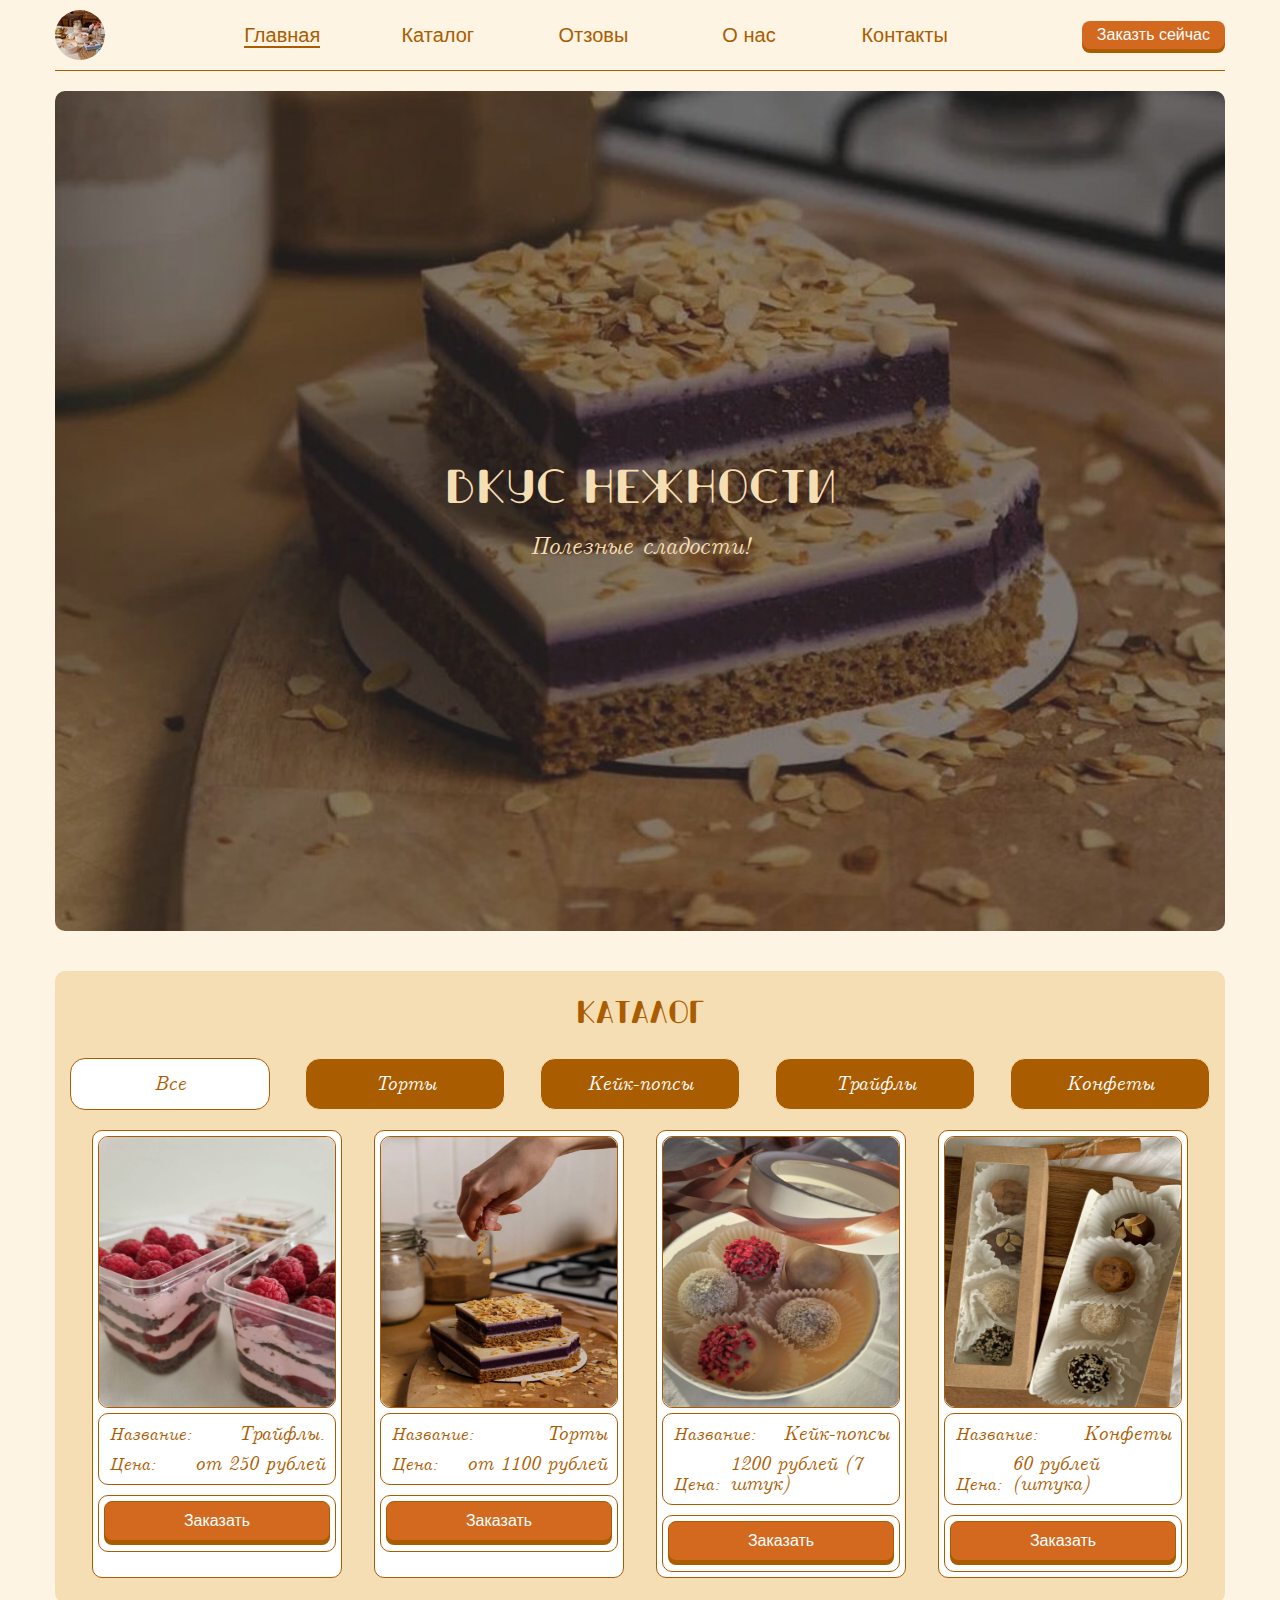
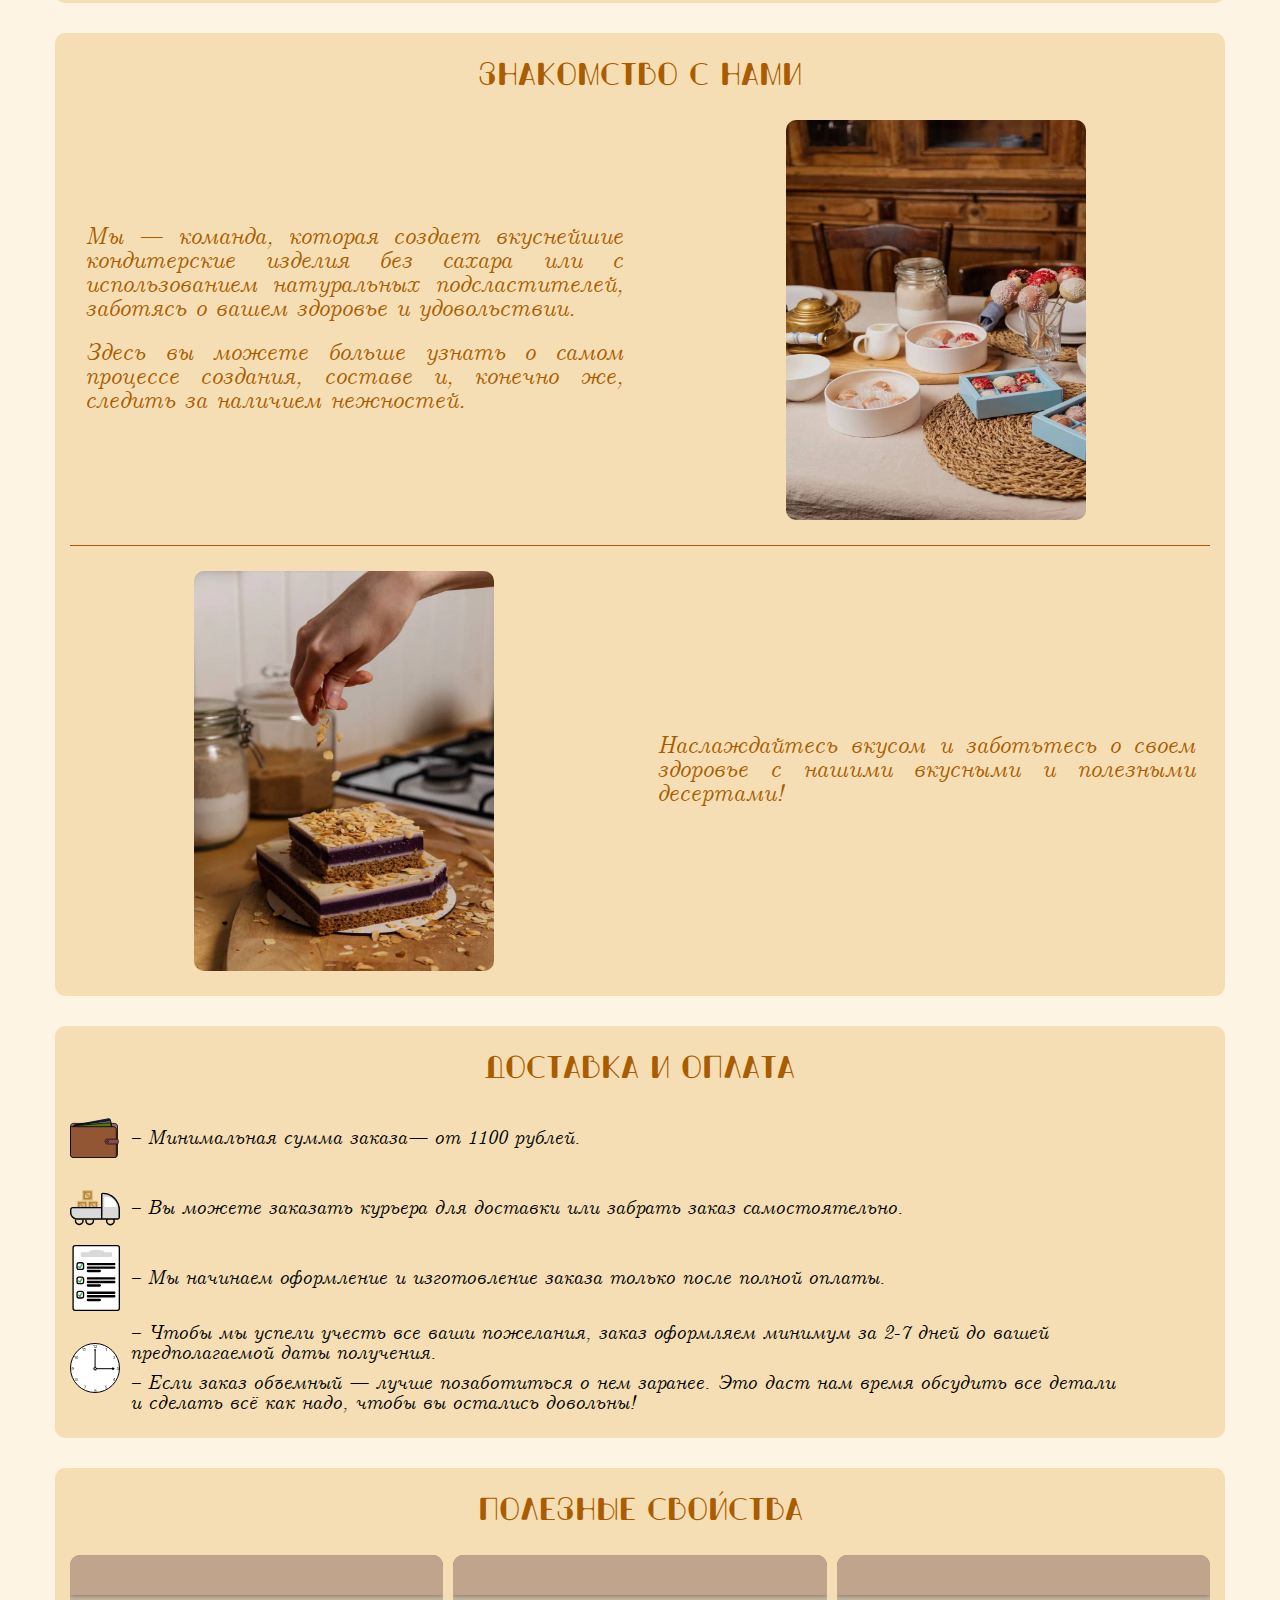
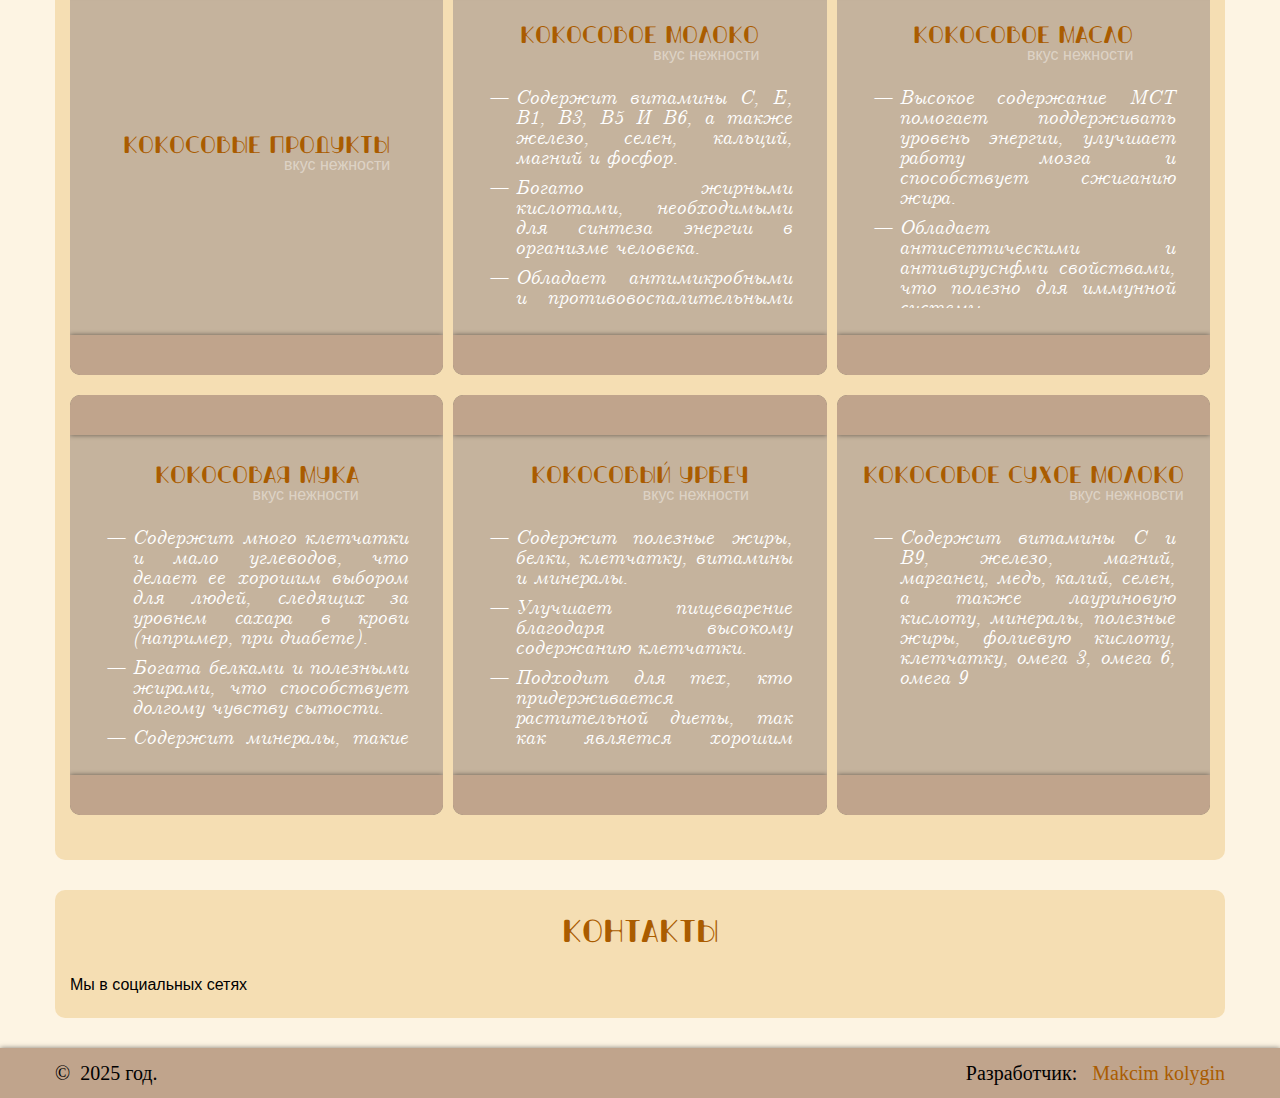
<file: index.html>
<!DOCTYPE html>
<html lang="ru">
<head>
    <meta charset="UTF-8">
    <meta name="viewport" content="width=device-width, initial-scale=1.0">
    <link rel="icon" href="img/icon/favicon.ico">
    <link rel="stylesheet" href="css/reset.css">
    <link rel="stylesheet" href="css/style.css">
    <title>Вкус нежности</title>
</head>
<body>
    <header class="header">
        <div class="container">
            <div class="header_wrapper">
                <a class="header_logo" href="index.html" >
                    <img class="header_logo-img" src="img/logo.jpg" alt="logo" >
                </a>

                <div class="header_menu-burger">
                    <span></span>
                </div>

                <nav class="header_menu menu">
                    <ul class="menu_list">
                        <li class="menu_item"><a class="header_menu-link is-current" href="index.html" >Главная</a></li>
                        <li class="menu_item"><a class="header_menu-link" href="catalog.html" >Каталог</a></li>
                        <li class="menu_item"><a class="header_menu-link" href="reviews.html" >Отзовы</a></li>
                        <li class="menu_item"><a class="header_menu-link" href="about.html" >О нас</a></li>
                        <li class="menu_item"><a class="header_menu-link" href="contact.html" >Контакты</a></li>
                    </ul>
                </nav>

                <button class="header_button button" type="button">Заказть сейчас</button>
            </div>
        </div>
    </header>
    <main class="main">
        <div class="container">
            <section class="hero">
                <div class="hero_inner">
                    <h1 class="hero_title">Вкус нежности</h1>
                    <p class="hero_text">Полезные сладости!</p>
                </div>

            </section>
            <section class="catalog margin-bottom">
                <div class="catalog_header section-header">
                    <h2 class="catalog_header-title section-header-title">Каталог</h2>
                </div>
                <div class="catalog_wrapper">

                    <div class="catalog_filter">
                        <div class="catalog_filter-items">
                            <div class="catalog_filter-item active" data-filter="all">Все</div>
                            <div class="catalog_filter-item" data-filter="cakes">Торты</div>
                            <div class="catalog_filter-item" data-filter="сake-pops">Кейк-попсы</div>
                            <div class="catalog_filter-item" data-filter="trifles">Трайфлы</div>
                            <div class="catalog_filter-item" data-filter="candys">Конфеты</div>
                        </div>
                    </div>

                    <div class="catalog_cards">
                        <div class="catalog_card" data-cardId="trifles">
                            <div class="catalog_card-img">
                                <img src="img/trifles.jpg" alt="img Trifles">
                            </div>
                            <div class="catalog_card-info">
                                <div class="catalog_card-name">
                                    <span class="catalog_card-subtitle">Название:</span>
                                    <span class="catalog_card-title">Трайфлы.</ы>
                                </div>
                                <div class="catalog_card-prices">
                                    <span class="catalog_card-subtitle">Цена:</span>
                                    <span class="catalog_card-price"> от 250 pублей</span>
                                </div>
                            </div>
                            <div class="catalog_card-buttons">
                                <button class="catalog_card-button button">Заказать</button>
                            </div>
                        </div>
    
                        <div class="catalog_card" data-cardId="cakes">
                            <div class="catalog_card-img">
                                <img src="img/bg-3.jpg" alt="img Cakes">
                            </div>
                            <div class="catalog_card-info">
                                <div class="catalog_card-name">
                                    <span class="catalog_card-subtitle">Название:</span>
                                    <span class="catalog_card-title">Торты</span>
                                </div>
                                <div class="catalog_card-prices">
                                    <span class="catalog_card-subtitle">Цена:</span>
                                    <span class="catalog_card-price">от 1100 рублей</span>
                                </div>
                            </div>
                            <div class="catalog_card-buttons">
                                <button class="catalog_card-button button">Заказать</button>
                            </div>
                        </div>

                        <div class="catalog_card" data-cardId="сake-pops">
                            <div class="catalog_card-img">
                                <img src="img/сake-pops.jpg" alt="img Сake-pops">
                            </div>
                            <div class="catalog_card-info">
                                <div class="catalog_card-name">
                                    <span class="catalog_card-subtitle">Название:</span>
                                    <span class="catalog_card-title">Кейк-попсы</span>
                                </div>
                                <div class="catalog_card-prices">
                                    <span class="catalog_card-subtitle">Цена:</span>
                                    <span class="catalog_card-price">1200 рублей (7 штук)</span>
                                </div>
                            </div>
                            <div class="catalog_card-buttons">
                                <button class="catalog_card-button button">Заказать</button>
                            </div>
                        </div>

                        <div class="catalog_card" data-cardId="candys">
                            <div class="catalog_card-img">
                                <img src="img/candys.jpg" alt="img Candys">
                            </div>
                            <div class="catalog_card-info">
                                <div class="catalog_card-name">
                                    <span class="catalog_card-subtitle">Название:</span>
                                    <span class="catalog_card-title">Конфеты</span>
                                </div>
                                <div class="catalog_card-prices">
                                    <span class="catalog_card-subtitle">Цена:</span>
                                    <span class="catalog_card-price">60 рублей (штука)</span>
                                </div>
                            </div>
                            <div class="catalog_card-buttons">
                                <button class="catalog_card-button button">Заказать</button>
                            </div>
                        </div>
                    </div>
                </div>
            </section>

            <section class="about margin-bottom bg">
                <div class="about_header section-header">
                    <h2 class="about_header-title section-header-title">Знакомство с нами</h2>
                </div>
                <div class="about_wrapper">
                    <div class="about_content">
                        <div class="about_items">
                            <div class="about_item">
                                <div class="about_info">
                                    <p class="about_text">
                                        Мы — команда, которая создает вкуснейшие кондитерские изделия без сахара или с использованием натуральных подсластителей, заботясь о вашем здоровье и удовольствии.
                                    </p>
                                    <p class="about_text">
                                        Здесь вы можете больше узнать о самом процессе создания, составе и, конечно же, следить за наличием нежностей. 
                                    </p>
                                </div>
                                <div class="about_img">
                                    <img src="img/bg.jpg" alt="bg">
                                </div>
                            </div>

                            <div class="about_item">
                                <div class="about_info">
                                    <p class="about_text">
                                        Наслаждайтесь вкусом и заботьтесь о своем здоровье с нашими вкусными и полезными десертами!
                                    </p>
                                </div>
                                <div class="about_img">
                                    <img src="img/bg-2.jpg" alt="bg">
                                </div>
                            </div>
                        </div>
                    </div>
                </div>
            </section>

            <section class="delivery-and-payment margin-bottom">
                <div class="delivery-and-payment_header section-header">
                    <h2 class="delivery-and-payment_header-title section-header-title">Доставка и оплата</h2>
                </div>
                <ul class="delivery-and-payment_info">
                    <li class="delivery-and-payment_item">
                        <div class="delivery-and-payment_item-img">
                            <img src="img/icon/icon-payment.svg" alt="icon payment" class="delivery-and-payment_icon">
                        </div>
                        <div class="delivery-and-payment_item-text">
                            <p class="delivery-and-payment_text"> – Минимальная сумма заказа— от 1100 рублей.</p>
                        </div>
                    </li>
                    <li class="delivery-and-payment_item">
                        <div class="delivery-and-payment_item-img">
                            <img src="img/icon/icon-delivery.svg" alt="icon delivery" class="delivery-and-payment_icon">
                        </div>
                        <div class="delivery-and-payment_item-text">
                            <p class="delivery-and-payment_text"> – Вы можете заказать курьера для доставки или забрать заказ самостоятельно.</p>
                        </div>
                    </li>
                    <li class="delivery-and-payment_item">
                        <div class="delivery-and-payment_item-img">
                            <img src="img/icon/icon-making-an-order.svg" alt="icon making an order" class="delivery-and-payment_icon">
                        </div>
                        <div class="delivery-and-payment_item-text">
                            <p class="delivery-and-payment_text"> – Мы начинаем оформление и изготовление заказа только после полной оплаты.</p>
                        </div>
                    </li>
                    <li class="delivery-and-payment_item">
                        <div class="delivery-and-payment_item-img">
                            <img src="img/icon/icon-times.svg" alt="icon times" class="delivery-and-payment_icon">
                        </div>
                        <div class="delivery-and-payment_item-text">
                            <p class="delivery-and-payment_text"> – Чтобы мы успели учесть все ваши пожелания, заказ оформляем минимум за 2-7 дней до вашей предполагаемой даты получения. </p>
                            <p class="delivery-and-payment_text"> – Если заказ объемный — лучше позаботиться о нем заранее. Это даст нам время обсудить все детали и сделать всё как надо, чтобы вы остались довольны!</p>
                        </div>
                    </li>
                </ul>
            </section>

            <section class="useful-properties margin-bottom">
                <div class="useful-properties_header section-header">
                    <h2 class="useful-properties_header-title section-header-title">Полезные свойства</h2>
                </div>
                <div class="useful-properties_content">
                    <div class="useful-properties_items">
                        <div class="useful-properties_item">
                            <div class="useful-properties_item-header">
                                <h3 class="useful-properties_item-title">Кокосовые продукты</h3>
                                <h4 class="useful-properties_item-subtitle">вкус нежности</h4>
                            </div>
                        </div>
                        <div class="useful-properties_item">
                            <div class="useful-properties_item-header">
                                <h3 class="useful-properties_item-title">Кокосовое молоко</h3>
                                <h4 class="useful-properties_item-subtitle">вкус нежности</h4>
                            </div>
                            <div class="useful-properties_info">
                                <p class="useful-properties_text"><span>&mdash;</span>Содержит витамины С, Е, В1, В3, В5 И В6, а также железо, селен, кальций, магний и фосфор.</p>
                                <p class="useful-properties_text"><span>&mdash;</span>Богато жирными кислотами, необходимыми для синтеза энергии в организме человека.</p>
                                <p class="useful-properties_text"><span>&mdash;</span>Обладает антимикробными и противовоспалительными свойствами.</p>
                            </div>
                        </div>

                        <div class="useful-properties_item">
                            <div class="useful-properties_item-header">
                                <h3 class="useful-properties_item-title">Кокосовое масло</h3>
                                <h4 class="useful-properties_item-subtitle">вкус нежности</h4>
                            </div>
                            <div class="useful-properties_info">
                                <p class="useful-properties_text"><span>&mdash;</span>Высокое содержание МСТ помогает поддерживать уровень энергии, улучшает работу мозга и способствует сжиганию жира.</p>
                                <p class="useful-properties_text"><span>&mdash;</span>Обладает антисептическими и антивируснфми свойствами, что полезно для иммунной системы.</p>
                                <p class="useful-properties_text"><span>&mdash;</span>Содержит лауриновую кислоту, которая поддерживает здоровье кожи и способствует борьбе с инфекциями.</p>
                            </div>
                        </div>

                        <div class="useful-properties_item">
                            <div class="useful-properties_item-header">
                                <h3 class="useful-properties_item-title">Кокосовая мука</h3>
                                <h4 class="useful-properties_item-subtitle">вкус нежности</h4>
                            </div>
                            <div class="useful-properties_info">
                                <p class="useful-properties_text"><span>&mdash;</span>Содержит много клетчатки и мало углеводов, что делает ее хорошим выбором для людей, следящих за уровнем сахара в крови (например, при диабете).</p>
                                <p class="useful-properties_text"><span>&mdash;</span>Богата белками и полезными жирами, что способствует долгому чувству сытости.</p>
                                <p class="useful-properties_text"><span>&mdash;</span>Содержит минералы, такие как магний и железо, а также антиоксиданты.</p>
                            </div>
                        </div>

                        <div class="useful-properties_item">
                            <div class="useful-properties_item-header">
                                <h3 class="useful-properties_item-title">Кокосовый урбеч</h3>
                                <h4 class="useful-properties_item-subtitle">вкус нежности</h4>
                            </div>
                            <div class="useful-properties_info">
                                <p class="useful-properties_text"><span>&mdash;</span>Содержит полезные жиры, белки, клетчатку, витамины и минералы.</p>
                                <p class="useful-properties_text"><span>&mdash;</span>Улучшает пищеварение благодаря высокому содержанию клетчатки.</p>
                                <p class="useful-properties_text"><span>&mdash;</span>Подходит для тех, кто придерживается растительной диеты, так как является хорошим источником растительного белка и жиров.</p>
                            </div>
                        </div>

                        <div class="useful-properties_item">
                            <div class="useful-properties_item-header">
                                <h3 class="useful-properties_item-title">Кокосовое сухое молоко</h3>
                                <h4 class="useful-properties_item-subtitle">вкус нежновсти</h4>
                            </div>
                            <div class="useful-properties_info">
                                <p class="useful-properties_text"><span>&mdash;</span>Содержит витамины С и В9, железо, магний, марганец, медь, калий, селен, а также лауриновую кислоту, минералы, полезные жиры, фолиевую кислоту, клетчатку, омега 3, омега 6, омега 9</p>
                            </div>
                        </div>
                    </div>
                </div>
            </section>
            <section class="contact margin-bottom bg">
                <div class="contact_header section-header">
                    <h2 class="contact_header-title section-header-title">Контакты</h2>
                </div>
                <div class="contact_info">
                    <div class="contact_items">
                        <div class="contact_item">
                            <h3 class="contact_item-title"></h3>
                        </div>
                        <div class="contact_item">
                            <h3 class="contact_item-title">Мы в социальных сетях</h3>
                            <div class="contact_social">
                                <a class="contact_social-telegram" href="https://t.me/thetasteoftenderness"></a>
                            </div>
                        </div>
                    </div>
                </div>
            </section>
        </div>
    </main>
    <footer class="footer">
        <div class="container">
            <div class="footer_wrapper">
                <div class="footer_content">
                    
                </div>
                <div class="footer_copiright">
                    <div class="footer_copiright-year">
                        <span>&copy;</span>
                        <h6 class="footer_copiright-year__title">2025 год.</h6>
                    </div>
                    <div class="footer_copiright-developer">
                        <span class="footer_copiright-developer__subtitle">Разработчик:</span>
                        <a class="footer_copiright-developer__link" href="https://github.com/Greiika" target="_blank" >Makcim kolygin</a>
                    </div>
                </div>
            </div>
        </div>
    </footer>
    <script src="js/script.js"></script>
</body>
</html>
</file>
<file: css/style.css>
@font-face {
  font-family: "bondi";
  src: url("/fonts/Bondi/bondi.otf");
  font-weight: 400;
}
@font-face {
  font-family: "cmunci";
  src: url("/fonts/CMU Serif/cmunci.ttf");
  font-weight: 500;
}
* {
  margin: 0;
  padding: 0;
  box-sizing: border-box;
  border: none;
  font-family: "Roboto", sans-serif;
}

:root {
  --bg-color-cream: #fdf4e3;
  --color-primary: #aa5c00;
  --color-subprimary: chocolate;
  --color-secondary: wheat;
  --font-bont: "bondi", sans-serif;
  --font-cmunci: "cmunci", sans-serif;
  --color-black: black;
  --color-coffe:#c0a48c;
}

body {
  display: flex;
  min-height: 100vh;
  flex-direction: column;
  background-color: var(--bg-color-cream);
}

.container {
  max-width: 1200px;
  width: 100%;
  margin: 0 auto;
  padding: 0 15px;
}

header {
  flex-shrink: 0;
}

main {
  flex-grow: 1;
}

footer {
  flex-shrink: 0;
}

.bg {
  background-color: var(--color-secondary);
  padding: 25px 15px;
  border-radius: 10px;
}

.header {
  background-color: var(--bg-color-cream);
}
.header_wrapper {
  max-width: 100%;
  width: 100%;
  transition: all 1s ease;
  display: flex;
  justify-content: space-between;
  align-items: center;
  padding: 10px 0px;
  box-shadow: 0 1px 10 rgba(90, 89, 89, 0.301);
  margin-bottom: 20px;
  border-bottom: 1px solid var(--color-primary);
}
@media (max-width: 768px) {
  .header_wrapper {
    justify-content: space-between;
  }
}
.header_logo {
  width: 50px;
  height: 50px;
}
.header_logo-img {
  border-radius: 50px;
}
.header_menu-burger {
  display: none;
  position: absolute;
  width: 50px;
  height: 50px;
  z-index: 1;
  text-align: center;
  border-radius: 50px;
  cursor: pointer;
  right: 15px;
}
.header_menu-burger span {
  position: absolute;
  display: block;
  width: 30px;
  height: 4px;
  top: calc(50% - 2px);
  left: calc(50% - 15px);
  background-color: var(--color-primary);
  border-radius: 2px;
  transition: all 0.5s ease;
}
.header_menu-burger::after, .header_menu-burger::before {
  content: "";
  position: absolute;
  width: 15px;
  height: 4px;
  background-color: var(--color-primary);
  transition: all 0.5s ease;
  border-radius: 2px;
}
.header_menu-burger::before {
  top: calc(30% - 2px);
  transform: rotate(0deg);
  left: calc(50% - 15px);
}
.header_menu-burger::after {
  bottom: calc(30% - 2px);
  transform: rotate(0deg);
  right: calc(50% - 15px);
}
.header_menu-burger.active span {
  transform: rotate(135deg);
  z-index: 1;
  left: calc(50% - 16px);
}
.header_menu-burger.active::before {
  top: 17px;
  transform: rotate(225deg);
  border-radius: 0 2px 2px 0;
  z-index: 1;
  left: calc(50% - 14px);
}
.header_menu-burger.active::after {
  bottom: 17px;
  transform: rotate(225deg);
  border-radius: 2px 0px 0px 2px;
  z-index: 1;
  right: calc(50% - 13px);
}
@media (max-width: 768px) {
  .header_menu-burger {
    display: block;
  }
}
.header_menu {
  font-size: 20px;
  margin: 0 10px;
  max-width: 768px;
  width: 100%;
  display: flex;
  justify-content: space-evenly;
}
@media (max-width: 1024px) {
  .header_menu {
    max-width: 568px;
    font-size: 18px;
  }
}
@media (max-width: 768px) {
  .header_menu {
    position: absolute;
    top: -1000%;
    left: 0;
    max-width: 100%;
    width: 100%;
    background-color: rgba(0, 0, 0, 0.1);
    transition: 0.3s;
    margin: 0;
    z-index: -1;
  }
  .header_menu.active {
    position: absolute;
    top: 70px;
    left: 0px;
    transition: 0.3s;
    flex-direction: column;
    background-color: darkseagreen;
    z-index: 10;
  }
}
.header_menu .menu_list {
  display: flex;
  justify-content: space-evenly;
  width: 100%;
  gap: 10px;
}
@media (max-width: 768px) {
  .header_menu .menu_list {
    flex-direction: column;
    background: lavender;
    padding: 20px;
    max-width: 100%;
    width: 100%;
    align-items: center;
    height: 300px;
  }
}
.header_menu .menu_item {
  width: 100%;
  display: flex;
  align-items: center;
  justify-content: center;
  height: 30px;
}
.header_menu-link {
  color: var(--color-primary);
  cursor: pointer;
  position: relative;
  font-family: "Roboto", sans-serif;
}
@media (max-width: 768px) {
  .header_menu-link {
    display: flex;
    max-width: 100%;
    height: 40px;
    align-items: center;
  }
}
.header_menu-link::after {
  content: "";
  position: absolute;
  bottom: -3px;
  left: 50%;
  display: block;
  height: 2px;
  width: 0;
  background: var(--color-primary);
  transition: width 0.3s ease 0s, left 0.3s ease 0s;
}
@media (max-width: 768px) {
  .header_menu-link::after {
    bottom: 6px;
  }
}
.header_menu-link:hover::after {
  width: 100%;
  left: 0;
}
.header_menu-link.is-current::after {
  width: 100%;
  left: 0;
}
@media (max-width: 768px) {
  .header_button {
    right: 70px;
  }
}

.breadcrumbs {
  margin-top: 20px;
  margin-bottom: 20px;
}
.breadcrumbs_items {
  display: flex;
}
.breadcrumbs_link {
  color: black;
  transition: color 0.5s ease;
}
.breadcrumbs_link::after {
  content: "/";
  color: black;
  margin: 0 5px 0 5px;
}
.breadcrumbs_link:hover {
  color: rgba(0, 0, 0, 0.5);
}

.hero {
  margin-bottom: 40px;
}
.hero_inner {
  display: flex;
  flex-direction: column;
  justify-content: center;
  align-items: center;
  background-color: rgba(210, 105, 30, 0.7215686275);
  height: 840px;
  border-radius: 10px;
  background: linear-gradient(to bottom, rgba(51, 51, 51, 0.5) 0%, rgba(51, 51, 51, 0.5) 100%), url("../img/bg-3.jpg") 0% 100%/cover no-repeat;
}
.hero_title {
  color: var(--color-secondary);
  font-size: 48px;
  margin-bottom: 25px;
  font-family: var(--font-bont);
}
.hero_text {
  color: var(--color-secondary);
  font-size: 24px;
  font-family: var(--font-cmunci);
}

.button {
  padding: 5px 15px;
  border: none;
  border-radius: 8px;
  font-size: 16px;
  color: white;
  cursor: pointer;
  box-shadow: 0 4px 0 var(--color-primary);
  transition: all 0.2s ease;
  background-color: chocolate;
  position: relative;
  top: 0;
}
.button:active {
  top: 3px;
  box-shadow: 0 1px 0 #2980b9;
  transition: all 0.2 ease;
}

.section-header {
  margin-bottom: 30px;
  text-align: center;
}
.section-header-title {
  font-family: var(--font-bont);
  font-size: 32px;
  color: var(--color-primary);
}

.margin-bottom {
  margin-bottom: 30px;
}

.catalog {
  background-color: var(--color-secondary);
  padding: 25px 15px;
  border-radius: 10px;
  font-family: var(--font-cmunci);
  font-size: 20px;
}
.catalog_filter {
  margin-bottom: 20px;
}
.catalog_filter-items {
  display: flex;
  gap: 10px;
  justify-content: space-between;
}
.catalog_filter-item {
  padding: 15px 0;
  max-width: 200px;
  width: 100%;
  text-align: center;
  color: white;
  background-color: var(--color-primary);
  transition: background-color 0.5s ease, color 0.5s ease, border 0.5s ease;
  border: 1px solid var(--color-secondary);
  cursor: pointer;
  border-radius: 15px;
}
.catalog_filter-item:hover, .catalog_filter-item.active {
  background-color: white;
  border: 1px solid var(--color-primary);
  color: var(--color-primary);
}
.catalog_cards {
  display: flex;
  flex-wrap: wrap;
  gap: 10px;
  justify-content: space-evenly;
}
.catalog_card {
  max-width: 250px;
  width: 100%;
  background-color: white;
  border: 1px solid var(--color-primary);
  color: var(--color-primary);
  border-radius: 10px;
  padding: 5px;
}
.catalog_card-img {
  border: 1px solid var(--color-primary);
  border-radius: inherit;
  font-size: 0;
  margin-bottom: 5px;
}
.catalog_card-img img {
  border-radius: inherit;
  height: 270px;
}
.catalog_card-info {
  border: 1px solid var(--color-primary);
  border-radius: inherit;
  margin-bottom: 10px;
  padding: 10px;
}
.catalog_card-name {
  display: flex;
  justify-content: space-between;
  align-items: flex-end;
  margin-bottom: 10px;
}
.catalog_card-subtitle {
  font-size: 18px;
}
.catalog_card-prices {
  display: flex;
  justify-content: space-between;
  align-items: flex-end;
  gap: 10px;
}
.catalog_card-buttons {
  border: 1px solid var(--color-primary);
  border-radius: inherit;
  padding: 5px 5px 10px 5px;
}
.catalog_card-button {
  width: 100%;
  height: 40px;
  transition: all 0.5s ease;
  border: 1px solid var(--color-primary);
}

.delivery-and-payment {
  background-color: var(--color-secondary);
  padding: 25px 15px;
  border-radius: 10px;
}
.delivery-and-payment_info {
  font-family: var(--font-cmunci);
  font-size: 20px;
  color: var(--color-black);
}
.delivery-and-payment_item {
  display: flex;
  align-items: center;
}
.delivery-and-payment_item:not(:last-child) {
  margin-bottom: 20px;
}
.delivery-and-payment_item-img {
  width: 50px;
  height: 50px;
  margin-right: 10px;
  display: flex;
  align-items: center;
  justify-content: center;
}
.delivery-and-payment_item-text {
  max-width: 1000px;
}
.delivery-and-payment_text:not(:last-child) {
  margin-bottom: 10px;
}

.useful-properties {
  background-color: var(--color-secondary);
  padding: 25px 15px;
  border-radius: 10px;
}
.useful-properties_header-subtitle {
  color: white;
}
.useful-properties_items {
  display: flex;
  flex-wrap: wrap;
  justify-content: center;
  gap: 0px 10px;
}
.useful-properties_item {
  flex: 1 0 28%;
  margin-bottom: 20px;
  background-color: #c5b39d;
  height: 420px;
  position: relative;
  display: flex;
  flex-direction: column;
  justify-content: center;
  align-items: center;
  padding: 0 25px;
  border-radius: 10px;
  overflow: hidden;
}
.useful-properties_item:nth-of-type(4), .useful-properties_item:nth-of-type(5) {
  margin-bottom: 0;
}
.useful-properties_item::after, .useful-properties_item::before {
  content: "";
  position: absolute;
  background-color: #c0a48c;
  height: 40px;
  width: 100%;
}
.useful-properties_item::after {
  border-radius: 0px 0px 10px 10px;
  bottom: 0;
  box-shadow: 0px 0px 5px rgba(0, 0, 0, 0.5);
}
.useful-properties_item::before {
  border-radius: 10px 10px 0px 0px;
  top: 0;
  box-shadow: 0px 0px 5px rgba(0, 0, 0, 0.5);
}
.useful-properties_item-header {
  margin-bottom: 25px;
  text-align: center;
}
.useful-properties_item-title {
  font-family: var(--font-bont);
  font-size: 24px;
  color: var(--color-primary);
}
.useful-properties_item-subtitle {
  text-align: right;
  color: rgba(255, 255, 255, 0.432);
}
.useful-properties_info {
  text-align: justify;
  font-family: var(--font-cmunci);
  font-size: 20px;
  height: 220px;
  overflow: auto;
  padding: 0px 10px;
}
.useful-properties_info::-webkit-scrollbar {
  width: 7px;
}
.useful-properties_info::-webkit-scrollbar-thumb {
  background-color: rgba(170, 91, 0, 0.1);
  border-radius: 50px;
}
.useful-properties_info::-webkit-scrollbar-track {
  background-color: rgba(192, 164, 140, 0.631372549);
}
.useful-properties_text {
  display: flex;
  color: white;
}
.useful-properties_text:not(:last-child) {
  margin-bottom: 10px;
}
.useful-properties_text span {
  margin-right: 7px;
}

.about_items {
  display: flex;
  flex-direction: column;
  flex-wrap: wrap;
  gap: 25px;
  color: var(--color-primary);
}
.about_item {
  flex: 0 0 48%;
  display: flex;
  gap: 25px;
}
@media (max-width: 768px) {
  .about_item {
    flex-direction: column;
    flex-wrap: wrap;
    font-size: 20px;
  }
}
.about_item:first-child {
  padding-bottom: 25px;
  border-bottom: 1px solid;
}
.about_item:last-child {
  flex-direction: row-reverse;
}
.about_item:last-child .about_text {
  margin: auto 0;
}
.about_info {
  display: flex;
  flex-direction: column;
  padding: 0 15px;
}
.about_text {
  text-align: justify;
  margin: auto 0;
  font-family: var(--font-cmunci);
  font-size: 24px;
}
.about_text:not(:last-child) {
  margin-bottom: 20px;
}
.about_text:last-child {
  margin-top: 0;
}
.about_img {
  flex: 0 0 48%;
  text-align: center;
  font-size: 0;
}
.about_img img {
  width: 300px;
  height: 400px;
  border-radius: 10px;
}

.footer {
  padding: 15px 0;
  background-color: #c0a48c;
  box-shadow: 0 0 5px rgba(0, 0, 0, 0.5);
}
.footer_copiright {
  display: flex;
  align-items: center;
  justify-content: space-between;
  font-size: 20px;
}
.footer_copiright-year {
  display: flex;
}
.footer_copiright-year span {
  display: inline-block;
  margin-right: 10px;
}
.footer_copiright-developer__subtitle {
  margin-right: 10px;
}
.footer_copiright-developer__link {
  color: var(--color-primary);
}

.none {
  display: none;
}/*# sourceMappingURL=style.css.map */
</file>
